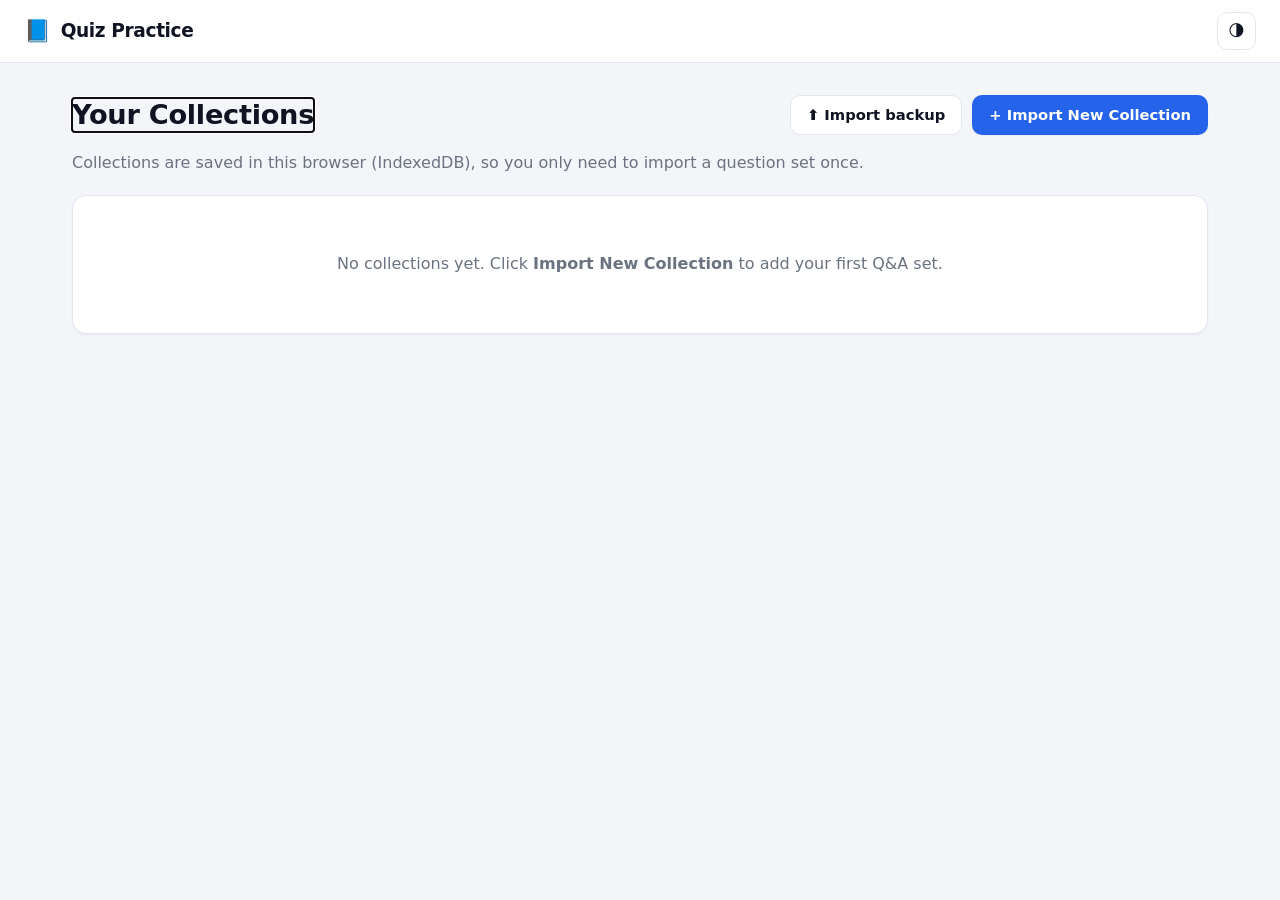
<file: index.html>
<!DOCTYPE html>
<html lang="en">
<head>
<meta charset="UTF-8" />
<meta name="viewport" content="width=device-width, initial-scale=1.0" />
<title>Quiz Practice</title>
<meta name="description" content="A lightweight, offline-first app for practicing Q&A question sets." />
<meta name="theme-color" content="#4f46e5" />
<link rel="manifest" href="manifest.webmanifest" />
<link rel="icon" href="data:image/svg+xml,%3Csvg xmlns='http://www.w3.org/2000/svg' viewBox='0 0 100 100'%3E%3Ctext y='.9em' font-size='90'%3E%F0%9F%93%98%3C/text%3E%3C/svg%3E" />
<link rel="stylesheet" href="css/styles.css" />
</head>
<body>
  <div id="toast" class="toast" hidden role="status" aria-live="polite"></div>

  <header class="app-header">
    <div class="brand">
      <span class="brand-icon" aria-hidden="true">📘</span>
      <span class="brand-name">Quiz Practice</span>
    </div>
    <div class="header-right">
      <div id="timer-chip" class="timer-chip" hidden></div>
      <div id="mode-badge" class="mode-badge" hidden></div>
      <button type="button" id="theme-toggle" class="btn btn-icon" title="Theme" aria-label="Switch theme">🌗</button>
    </div>
  </header>

  <main id="app">
    <!-- COLLECTIONS (HOME) SCREEN -->
    <section id="screen-collections" class="screen">
      <div class="section-row">
        <h1>Your Collections</h1>
        <div class="section-actions">
          <button type="button" id="btn-import-backup" class="btn btn-ghost">⬆ Import backup</button>
          <button type="button" id="btn-show-import" class="btn btn-primary">+ Import New Collection</button>
        </div>
      </div>
      <p class="muted">Collections are saved in this browser (IndexedDB), so you only need to import a question set once.</p>
      <input type="file" id="backup-input" accept=".json,application/json" hidden />

      <div id="collections-empty" class="card empty-state">
        <p>No collections yet. Click <strong>Import New Collection</strong> to add your first Q&amp;A set.</p>
      </div>
      <div id="collections-grid" class="collections-grid"></div>

      <!-- IMPORT PANEL -->
      <div id="import-panel" class="card import-panel" hidden>
        <div class="panel-head">
          <h2>Import a Q&amp;A collection</h2>
          <button type="button" id="btn-hide-import" class="btn btn-link">Close</button>
        </div>
        <p class="muted">Upload a JSON file in the supported quiz format (see README.md for the schema).</p>

        <div class="setup-row">
          <label class="file-drop" for="file-input">
            <span class="file-drop-icon" aria-hidden="true">📂</span>
            <span>Click to choose a JSON file</span>
            <input type="file" id="file-input" accept=".json,application/json" hidden />
          </label>
          <div class="sample-buttons">
            <button type="button" id="btn-load-sample" class="btn btn-ghost">Load bundled sample</button>
          </div>
        </div>

        <details class="paste-details">
          <summary>Or paste JSON text</summary>
          <textarea id="paste-area" rows="6" placeholder='[ { "question": "...", "options": { "a": "...", "b": "..." }, "answer": "a" } ]'></textarea>
          <button type="button" id="btn-load-paste" class="btn btn-ghost">Parse pasted JSON</button>
        </details>

        <p id="setup-status" class="status-text"></p>
        <p id="setup-error" class="error-text" hidden></p>
        <div id="setup-errors-list" class="error-list" hidden></div>

        <div class="config-form" id="config-form" hidden>
          <h3>Collection settings</h3>
          <div class="config-grid">
            <label class="field">
              <span>Collection name</span>
              <input type="text" id="cfg-name" maxlength="80" />
            </label>
            <label class="field">
              <span>Exam mode — number of questions</span>
              <input type="number" id="cfg-exam-limit" min="1" />
            </label>
            <label class="field">
              <span>Exam mode — time limit (minutes)</span>
              <input type="number" id="cfg-exam-time" min="1" />
            </label>
          </div>
          <p class="muted small">These exam settings are saved with the collection and reused every time you start Exam Mode.</p>
          <div class="config-actions">
            <button type="button" id="btn-save-collection" class="btn btn-primary">Save Collection</button>
            <button type="button" id="btn-cancel-import" class="btn btn-ghost">Cancel</button>
          </div>
        </div>
      </div>
    </section>

    <!-- LEARN-BY-TOPIC SCREEN -->
    <section id="screen-topics" class="screen" hidden>
      <div class="section-row">
        <button type="button" id="btn-topics-back" class="btn btn-link">← Back to collections</button>
        <h1 id="topics-title">Learn by Topic</h1>
      </div>
      <p class="muted">Pick a topic to focus your study session. Progress is saved automatically.</p>
      <div id="topics-grid" class="collections-grid"></div>
    </section>

    <!-- QUIZ SCREEN (paginated, 25 questions per page) -->
    <section id="screen-quiz" class="screen" hidden>
      <div class="quiz-toolbar">
        <button type="button" id="btn-exit" class="btn btn-link">← Exit</button>
        <div class="progress-wrap">
          <span id="progress-text" class="progress-text" aria-live="polite"></span>
          <div class="progress-bar" role="progressbar" aria-valuemin="0" aria-valuemax="100">
            <div id="progress-fill" class="progress-fill"></div>
          </div>
        </div>
        <div class="toolbar-actions">
          <button type="button" id="btn-toggle-navigator" class="btn btn-ghost" aria-expanded="false" aria-controls="quiz-sidebar">🧭 Navigate</button>
          <button type="button" id="btn-finish-exam" class="btn btn-danger" hidden>Submit Exam</button>
        </div>
      </div>

      <div class="quiz-filters">
        <label class="toolbar-field" id="topic-filter-wrap">
          <span>Topic</span>
          <select id="topic-filter">
            <option value="">All topics</option>
          </select>
        </label>
        <label class="toolbar-field" id="sort-wrap">
          <span>Sort</span>
          <select id="sort-select">
            <option value="number">Number</option>
            <option value="random">Random</option>
          </select>
        </label>
        <label class="toolbar-field">
          <span>Per page</span>
          <select id="page-size" aria-label="Questions per page">
            <option value="10">10</option>
            <option value="25" selected>25</option>
            <option value="50">50</option>
            <option value="100">100</option>
          </select>
        </label>
        <form class="toolbar-field search-field" id="search-form" role="search">
          <span>Find</span>
          <input type="search" id="search-input" placeholder="Search questions…" aria-label="Search questions" />
        </form>
      </div>

      <div class="quiz-layout">
        <div class="quiz-main">
          <div id="question-list" class="question-list"></div>
          <nav id="pagination" class="pagination" aria-label="Question pages"></nav>
        </div>

        <aside id="quiz-sidebar" class="quiz-sidebar" aria-label="Session summary and navigation">
          <div class="card sidebar-card">
            <h2 class="sidebar-title">Session</h2>
            <div class="sidebar-stats">
              <div class="sidebar-stat">
                <span class="sidebar-stat-label">Answered</span>
                <span id="sidebar-answered" class="sidebar-stat-value">0 / 0</span>
              </div>
              <div class="sidebar-stat">
                <span class="sidebar-stat-label">Flagged</span>
                <span id="sidebar-flagged" class="sidebar-stat-value">0</span>
              </div>
              <div class="sidebar-stat">
                <span class="sidebar-stat-label">Saved</span>
                <span id="sidebar-saved" class="sidebar-stat-value">0</span>
              </div>
            </div>
            <div class="progress-bar" role="progressbar" aria-valuemin="0" aria-valuemax="100">
              <div id="sidebar-fill" class="progress-fill"></div>
            </div>
          </div>

          <div class="card sidebar-card">
            <div class="sidebar-head">
              <h2 class="sidebar-title">Questions</h2>
              <div class="sidebar-toggles">
                <label class="flag-toggle" id="flag-filter-wrap" hidden>
                  <input type="checkbox" id="flag-filter" />
                  <span>Flagged</span>
                </label>
                <label class="flag-toggle">
                  <input type="checkbox" id="saved-filter" />
                  <span>Saved</span>
                </label>
              </div>
            </div>
            <div id="navigator-grid" class="navigator-grid"></div>
            <p class="navigator-legend muted small">
              <span class="legend-dot answered"></span> answered
              <span class="legend-dot flagged"></span> flagged
              <span class="legend-dot"></span> unanswered
            </p>
          </div>
        </aside>
      </div>
    </section>

    <!-- RESULTS SCREEN -->
    <section id="screen-results" class="screen" hidden>
      <div class="card results-summary" id="results-summary"></div>
      <div id="results-filter" class="results-filter" role="group" aria-label="Filter results"></div>
      <div id="results-list" class="results-list"></div>
      <div class="results-actions">
        <button type="button" id="btn-practice-wrong" class="btn btn-primary" hidden>🔁 Practice incorrect</button>
        <button type="button" id="btn-retake" class="btn btn-ghost">Retake</button>
        <button type="button" id="btn-back-topics" class="btn btn-ghost" hidden>Back to topics</button>
        <button type="button" id="btn-back-collections" class="btn btn-ghost">Back to collections</button>
      </div>
    </section>
  </main>

  <!-- EDIT SETTINGS MODAL -->
  <div id="edit-modal" class="modal" hidden>
    <div class="modal-card card" role="dialog" aria-modal="true" aria-labelledby="edit-modal-title">
      <h2 id="edit-modal-title">Edit collection settings</h2>
      <form id="edit-form">
        <label class="field">
          <span>Collection name</span>
          <input type="text" id="edit-name" maxlength="80" required />
        </label>
        <div class="config-grid">
          <label class="field">
            <span>Exam questions</span>
            <input type="number" id="edit-exam-limit" min="1" />
          </label>
          <label class="field">
            <span>Exam time (minutes)</span>
            <input type="number" id="edit-exam-time" min="1" />
          </label>
        </div>
        <div class="modal-actions">
          <button type="submit" class="btn btn-primary">Save</button>
          <button type="button" id="btn-cancel-edit" class="btn btn-ghost">Cancel</button>
        </div>
      </form>
    </div>
  </div>

  <script type="module" src="js/main.js"></script>
</body>
</html>
</file>
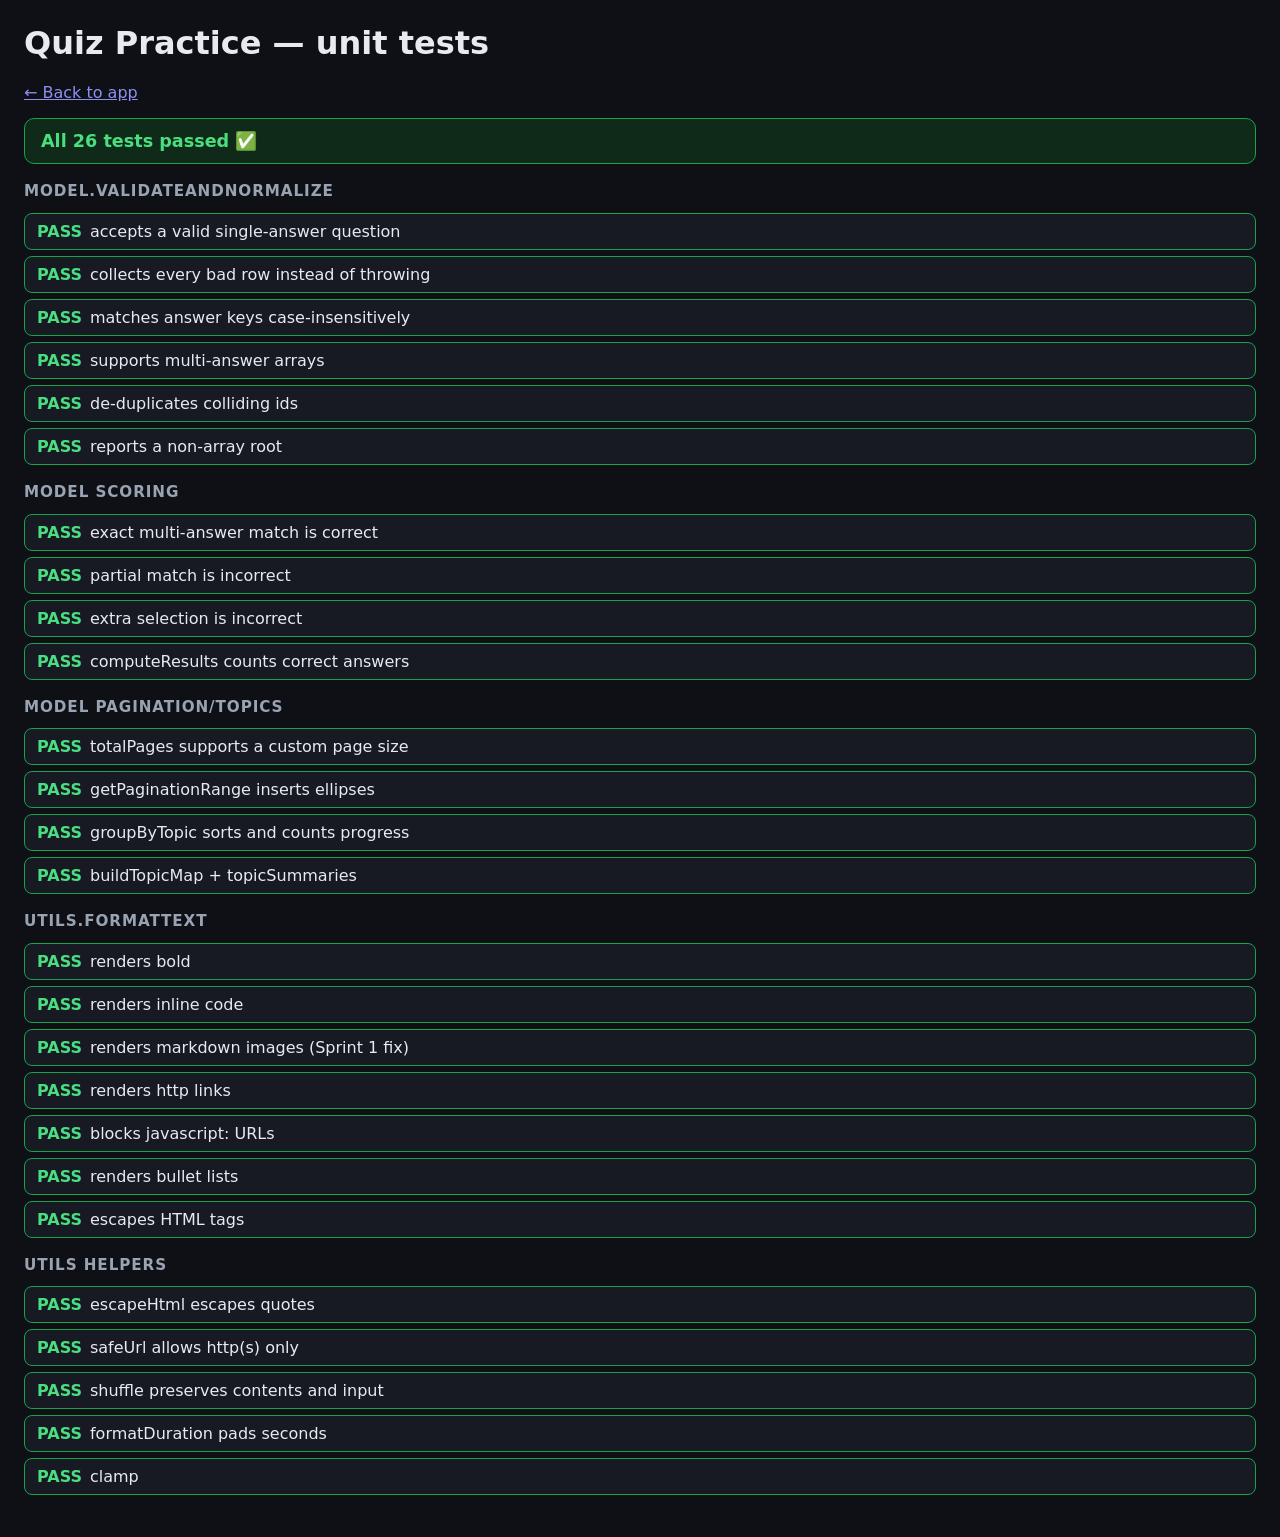
<file: tests/tests.html>
<!DOCTYPE html>
<html lang="en">
<head>
<meta charset="UTF-8" />
<meta name="viewport" content="width=device-width, initial-scale=1.0" />
<title>Quiz Practice — Unit tests</title>
<style>
  body { font-family: system-ui, "Segoe UI", sans-serif; margin: 0; padding: 24px; background: #0e1016; color: #e8eaf1; }
  h1 { margin-top: 0; }
  .suite { margin: 18px 0; }
  .suite h2 { font-size: 0.95rem; text-transform: uppercase; letter-spacing: 0.06em; color: #9aa3b2; }
  .case { padding: 8px 12px; border-radius: 8px; margin: 6px 0; border: 1px solid #2a2f3c; background: #171a23; }
  .pass { border-color: #16a34a; }
  .fail { border-color: #dc2626; background: #2a1417; }
  .badge { font-weight: 700; margin-right: 8px; }
  .pass .badge { color: #4ade80; }
  .fail .badge { color: #f87171; }
  pre { margin: 6px 0 0; color: #f87171; white-space: pre-wrap; font-size: 0.85rem; }
  #summary { font-size: 1.1rem; font-weight: 700; padding: 12px 16px; border-radius: 10px; margin-bottom: 10px; }
  .ok { background: #0f2a18; border: 1px solid #16a34a; color: #4ade80; }
  .bad { background: #2a1417; border: 1px solid #dc2626; color: #f87171; }
  a { color: #8f8ff2; }
</style>
</head>
<body>
  <h1>Quiz Practice — unit tests</h1>
  <p><a href="../index.html">← Back to app</a></p>
  <div id="summary"></div>
  <div id="results"></div>

  <script type="module">
    import {
      validateAndNormalize,
      isCorrectSelection,
      computeResults,
      getPaginationRange,
      totalPages,
      groupByTopic,
      buildTopicMap,
      topicSummaries,
    } from "../js/model.js";
    import { formatText, escapeHtml, safeUrl, shuffle, formatDuration, clamp } from "../js/utils.js";

    const resultsEl = document.getElementById("results");
    const summaryEl = document.getElementById("summary");
    let passed = 0;
    let failed = 0;

    function suite(name) {
      const section = document.createElement("section");
      section.className = "suite";
      section.innerHTML = `<h2>${name}</h2>`;
      resultsEl.appendChild(section);
      return section;
    }

    function test(parent, name, fn) {
      const node = document.createElement("div");
      try {
        fn();
        passed += 1;
        node.className = "case pass";
        node.innerHTML = `<span class="badge">PASS</span>${name}`;
      } catch (err) {
        failed += 1;
        node.className = "case fail";
        node.innerHTML = `<span class="badge">FAIL</span>${name}<pre>${err.message}</pre>`;
      }
      parent.appendChild(node);
    }

    function eq(actual, expected, label = "") {
      const a = JSON.stringify(actual);
      const b = JSON.stringify(expected);
      if (a !== b) throw new Error(`${label} expected ${b}, got ${a}`);
    }
    function ok(value, label = "value") {
      if (!value) throw new Error(`${label} was falsy`);
    }

    // ---------------------------------------------------------------------
    const s1 = suite("model.validateAndNormalize");
    test(s1, "accepts a valid single-answer question", () => {
      const { questions, errors } = validateAndNormalize([
        { question: "Q?", options: { a: "A", b: "B" }, answer: "a", topic: "T", explanation: "E", id: 7 },
      ]);
      eq(errors.length, 0);
      eq(questions.length, 1);
      eq(questions[0].id, "7");
      eq(questions[0].isMulti, false);
      eq(questions[0].correctKeys, ["a"]);
      eq(questions[0].topic, "T");
    });
    test(s1, "collects every bad row instead of throwing", () => {
      const { questions, errors } = validateAndNormalize([
        { question: "ok", options: { a: 1, b: 2 }, answer: "a" },
        { question: "", options: { a: 1, b: 2 }, answer: "a" },
        { question: "no options" },
      ]);
      eq(questions.length, 1);
      eq(errors.length, 2);
    });
    test(s1, "matches answer keys case-insensitively", () => {
      const { questions } = validateAndNormalize([{ question: "q", options: { A: "x", B: "y" }, answer: "a" }]);
      eq(questions[0].correctKeys, ["A"]);
    });
    test(s1, "supports multi-answer arrays", () => {
      const { questions } = validateAndNormalize([
        { question: "q", options: { a: 1, b: 2, c: 3 }, answer: ["a", "c"] },
      ]);
      eq(questions[0].isMulti, true);
      eq(questions[0].correctKeys, ["a", "c"]);
    });
    test(s1, "de-duplicates colliding ids", () => {
      const { questions } = validateAndNormalize([
        { question: "q1", options: { a: 1, b: 2 }, answer: "a", id: 5 },
        { question: "q2", options: { a: 1, b: 2 }, answer: "a", id: 5 },
      ]);
      eq(questions[0].id === questions[1].id, false);
    });
    test(s1, "reports a non-array root", () => {
      const { errors } = validateAndNormalize({ nope: true });
      eq(errors.length, 1);
    });

    const s2 = suite("model scoring");
    const multiQ = { correctKeys: ["a", "c"], isMulti: true };
    test(s2, "exact multi-answer match is correct", () => ok(isCorrectSelection(multiQ, new Set(["a", "c"]))));
    test(s2, "partial match is incorrect", () => ok(!isCorrectSelection(multiQ, new Set(["a"]))));
    test(s2, "extra selection is incorrect", () => ok(!isCorrectSelection(multiQ, new Set(["a", "c", "d"]))));
    test(s2, "computeResults counts correct answers", () => {
      const r = computeResults([multiQ, multiQ], [new Set(["a", "c"]), new Set(["b"])]);
      eq(r.correctCount, 1);
      eq(r.total, 2);
      eq(r.details[1].isCorrect, false);
    });

    const s3 = suite("model pagination/topics");
    test(s3, "totalPages supports a custom page size", () => {
      eq(totalPages(0), 1);
      eq(totalPages(25), 1);
      eq(totalPages(26), 2);
      eq(totalPages(26, 10), 3);
    });
    test(s3, "getPaginationRange inserts ellipses", () => {
      eq(getPaginationRange(1, 10), [1, 2, 3, "...", 10]);
      eq(getPaginationRange(5, 5), [1, 2, 3, 4, 5]);
    });
    test(s3, "groupByTopic sorts and counts progress", () => {
      const groups = groupByTopic(
        [{ topic: "B", id: 1 }, { topic: "A", id: 2 }, { topic: "A", id: 3 }],
        { 3: true }
      );
      eq(groups[0].topic, "A");
      eq(groups[0].total, 2);
      eq(groups[0].done, 1);
    });
    test(s3, "buildTopicMap + topicSummaries", () => {
      const map = buildTopicMap([{ id: "1", topic: "A" }, { id: "2", topic: "B" }, { id: "3", topic: "A" }]);
      eq(map["1"], "A");
      const sums = topicSummaries(map, { 1: true, 3: true });
      eq(sums.length, 2);
      eq(sums[0].topic, "A");
      eq(sums[0].total, 2);
      eq(sums[0].done, 2);
      eq(sums[0].pct, 100);
      eq(sums[1].topic, "B");
      eq(sums[1].pct, 0);
    });

    const s4 = suite("utils.formatText");
    test(s4, "renders bold", () => ok(formatText("**hi**").includes("<strong>hi</strong>")));
    test(s4, "renders inline code", () => ok(formatText("use `code`").includes("<code>code</code>")));
    test(s4, "renders markdown images (Sprint 1 fix)", () =>
      ok(formatText("![alt](https://x.io/a.png)").includes("<img")));
    test(s4, "renders http links", () =>
      ok(formatText("[site](https://example.com)").includes('href="https://example.com"')));
    test(s4, "blocks javascript: URLs", () => ok(!formatText("[x](javascript:alert(1))").includes("javascript:")));
    test(s4, "renders bullet lists", () => ok(formatText("- one\n- two").includes("<ul><li>one</li><li>two</li></ul>")));
    test(s4, "escapes HTML tags", () => ok(formatText("<b>x</b>").includes("&lt;b&gt;x&lt;/b&gt;")));

    const s5 = suite("utils helpers");
    test(s5, "escapeHtml escapes quotes", () => eq(escapeHtml("\"'&<>"), "&quot;&#39;&amp;&lt;&gt;"));
    test(s5, "safeUrl allows http(s) only", () => {
      eq(safeUrl("https://a.io/b.png"), "https://a.io/b.png");
      eq(safeUrl("javascript:alert(1)"), "");
      eq(safeUrl("data:text/html,x"), "");
    });
    test(s5, "shuffle preserves contents and input", () => {
      const arr = [1, 2, 3, 4, 5];
      const out = shuffle(arr);
      eq(out.length, arr.length);
      eq(out.slice().sort(), arr.slice().sort());
      eq(arr, [1, 2, 3, 4, 5]);
    });
    test(s5, "formatDuration pads seconds", () => {
      eq(formatDuration(65000), "1:05");
      eq(formatDuration(3600000), "1:00:00");
    });
    test(s5, "clamp", () => {
      eq(clamp(9, 0, 5), 5);
      eq(clamp(-2, 0, 5), 0);
    });

    summaryEl.className = failed ? "bad" : "ok";
    summaryEl.textContent = failed ? `${failed} failed · ${passed} passed` : `All ${passed} tests passed ✅`;
  </script>
</body>
</html>
</file>
<file: css/styles.css>
/* =========================================================================
   Quiz Practice — UI refresh (design language inspired by ExamCademy:
   clean light surface, blue accent, question cards with chips + sidebar
   navigation, sticky toolbar). Light + dark themes.
   ========================================================================= */

:root {
  --bg: #f3f5f9;
  --surface: #ffffff;
  --surface-2: #f7f8fb;
  --surface-3: #eef1f7;
  --border: #e3e7ef;
  --border-strong: #cfd6e4;
  --text: #101322;
  --muted: #6b7280;

  --brand: #2563eb;
  --brand-strong: #1d4ed8;
  --brand-soft: rgba(37, 99, 235, 0.09);

  --ok: #16a34a;
  --ok-soft: rgba(22, 163, 74, 0.1);
  --bad: #dc2626;
  --bad-soft: rgba(220, 38, 38, 0.1);
  --warn: #d97706;
  --warn-soft: rgba(217, 119, 6, 0.12);

  --radius: 14px;
  --radius-sm: 10px;
  --shadow-sm: 0 1px 2px rgba(16, 24, 40, 0.05);
  --shadow: 0 1px 2px rgba(16, 24, 40, 0.05), 0 14px 30px -20px rgba(16, 24, 40, 0.35);
  --focus: 0 0 0 3px var(--brand-soft);

  font-family: "Inter", "Segoe UI", system-ui, -apple-system, Roboto, Helvetica, Arial, sans-serif;
  font-size: 16px;
  color-scheme: light;
}

:root[data-theme="dark"] {
  --bg: #0b0e14;
  --surface: #141822;
  --surface-2: #1a1f2b;
  --surface-3: #212734;
  --border: #26303e;
  --border-strong: #3a4759;
  --text: #e8ebf2;
  --muted: #98a2b3;

  --brand: #5b8cff;
  --brand-strong: #7ba3ff;
  --brand-soft: rgba(91, 140, 255, 0.16);

  --ok: #4ade80;
  --ok-soft: rgba(74, 222, 128, 0.14);
  --bad: #f87171;
  --bad-soft: rgba(248, 113, 113, 0.14);
  --warn: #fbbf24;
  --warn-soft: rgba(251, 191, 36, 0.14);

  --shadow-sm: 0 1px 2px rgba(0, 0, 0, 0.5);
  --shadow: 0 1px 2px rgba(0, 0, 0, 0.5), 0 18px 40px -24px rgba(0, 0, 0, 0.9);
  color-scheme: dark;
}

@media (prefers-color-scheme: dark) {
  :root:not([data-theme="light"]) {
    --bg: #0b0e14;
    --surface: #141822;
    --surface-2: #1a1f2b;
    --surface-3: #212734;
    --border: #26303e;
    --text: #e8ebf2;
    --muted: #98a2b3;
    --brand: #5b8cff;
    --brand-strong: #7ba3ff;
    --brand-soft: rgba(91, 140, 255, 0.16);
    --ok: #4ade80;
    --ok-soft: rgba(74, 222, 128, 0.14);
    --bad: #f87171;
    --bad-soft: rgba(248, 113, 113, 0.14);
    --warn: #fbbf24;
    --warn-soft: rgba(251, 191, 36, 0.14);
    --shadow-sm: 0 1px 2px rgba(0, 0, 0, 0.5);
    --shadow: 0 1px 2px rgba(0, 0, 0, 0.5), 0 18px 40px -24px rgba(0, 0, 0, 0.9);
    color-scheme: dark;
  }
}

* { box-sizing: border-box; }
[hidden] { display: none !important; }

html { scroll-behavior: smooth; }

body {
  margin: 0;
  min-height: 100vh;
  background: var(--bg);
  color: var(--text);
  line-height: 1.55;
  -webkit-font-smoothing: antialiased;
}

#app {
  max-width: 1180px;
  margin: 0 auto;
  padding: 26px 22px 80px;
}

h1, h2, h3, h4 { line-height: 1.25; letter-spacing: -0.01em; }
.muted { color: var(--muted); }
.muted.small { font-size: 0.84rem; }
.screen { animation: screenIn 0.25s ease; }
@keyframes screenIn { from { opacity: 0; transform: translateY(4px); } to { opacity: 1; transform: none; } }

/* ---------- App header ---------- */
.app-header {
  position: sticky;
  top: 0;
  z-index: 40;
  display: flex;
  align-items: center;
  justify-content: space-between;
  gap: 16px;
  padding: 12px 24px;
  background: color-mix(in srgb, var(--surface) 86%, transparent);
  backdrop-filter: blur(12px);
  border-bottom: 1px solid var(--border);
}
.brand { display: flex; align-items: center; gap: 10px; font-size: 1.16rem; font-weight: 800; letter-spacing: -0.02em; }
.brand-icon { font-size: 1.35rem; }
.header-right { display: flex; align-items: center; gap: 10px; flex-wrap: wrap; }

.mode-badge {
  padding: 6px 13px;
  border-radius: 999px;
  font-size: 0.72rem;
  font-weight: 800;
  letter-spacing: 0.05em;
  text-transform: uppercase;
}
.mode-badge.study { background: var(--brand-soft); color: var(--brand); }
.mode-badge.exam { background: var(--warn-soft); color: var(--warn); }
.mode-badge.learn { background: var(--ok-soft); color: var(--ok); }

.timer-chip {
  padding: 6px 13px;
  border-radius: 999px;
  font-size: 0.85rem;
  font-weight: 700;
  font-variant-numeric: tabular-nums;
  background: var(--surface-2);
  border: 1px solid var(--border);
}
.timer-chip.mid-time { background: var(--warn-soft); border-color: var(--warn); color: var(--warn); }
.timer-chip.low-time { background: var(--bad-soft); border-color: var(--bad); color: var(--bad); }

/* ---------- Section rows ---------- */
.section-row {
  display: flex;
  align-items: center;
  justify-content: space-between;
  gap: 16px;
  flex-wrap: wrap;
  margin: 6px 0 4px;
}
.section-row h1 { margin: 0; font-size: 1.7rem; font-weight: 800; }
.section-actions { display: flex; gap: 10px; flex-wrap: wrap; }

/* ---------- Buttons ---------- */
.btn {
  display: inline-flex;
  align-items: center;
  justify-content: center;
  gap: 7px;
  border: 1px solid transparent;
  border-radius: var(--radius-sm);
  padding: 10px 16px;
  font-family: inherit;
  font-size: 0.92rem;
  font-weight: 600;
  line-height: 1.2;
  cursor: pointer;
  transition: background 0.15s, border-color 0.15s, color 0.15s, transform 0.06s, box-shadow 0.15s;
}
.btn:active:not(:disabled) { transform: translateY(1px); }
.btn:focus-visible { outline: none; box-shadow: var(--focus); }
.btn:disabled { opacity: 0.45; cursor: not-allowed; }

.btn-primary { background: var(--brand); color: #fff; box-shadow: var(--shadow-sm); }
.btn-primary:hover:not(:disabled) { background: var(--brand-strong); }

.btn-ghost { background: var(--surface); border-color: var(--border); color: var(--text); }
.btn-ghost:hover:not(:disabled) { border-color: var(--brand); color: var(--brand); background: var(--brand-soft); }

.btn-danger { background: var(--bad); color: #fff; }
.btn-danger:hover:not(:disabled) { filter: brightness(0.93); }

.btn-link { background: none; border: none; color: var(--muted); padding: 6px 4px; font-weight: 600; }
.btn-link:hover { color: var(--brand); }

.btn-icon {
  min-width: 38px;
  height: 38px;
  padding: 0 10px;
  background: var(--surface);
  border-color: var(--border);
  color: var(--text);
  font-size: 1rem;
}
.btn-icon:hover:not(:disabled) { border-color: var(--brand); color: var(--brand); }
.btn-icon-danger:hover:not(:disabled) { border-color: var(--bad); color: var(--bad); background: var(--bad-soft); }

.btn-flag {
  background: var(--surface);
  border-color: var(--border);
  color: var(--muted);
  padding: 5px 11px;
  font-size: 0.79rem;
  border-radius: 999px;
}
.btn-flag:hover:not(:disabled) { border-color: var(--warn); color: var(--warn); }
.btn-flag.active { background: var(--warn-soft); border-color: var(--warn); color: var(--warn); }

/* ---------- Chips & badges ---------- */
.pill {
  display: inline-flex;
  align-items: center;
  gap: 5px;
  padding: 3px 11px;
  border-radius: 999px;
  font-size: 0.76rem;
  font-weight: 700;
  background: var(--brand-soft);
  color: var(--brand);
  white-space: nowrap;
}
.pill-soft { background: var(--surface-3); color: var(--muted); }

.topic-badge, .done-badge, .flag-badge, .verified-badge {
  display: inline-flex;
  align-items: center;
  gap: 4px;
  padding: 3px 10px;
  border-radius: 999px;
  font-size: 0.72rem;
  font-weight: 700;
  white-space: nowrap;
}
.topic-badge { background: var(--surface-3); color: var(--muted); }
.done-badge { background: var(--ok-soft); color: var(--ok); }
.flag-badge { background: var(--warn-soft); color: var(--warn); }
.verified-badge { background: var(--brand-soft); color: var(--brand); }

/* ---------- Cards ---------- */
.card {
  background: var(--surface);
  border: 1px solid var(--border);
  border-radius: var(--radius);
  box-shadow: var(--shadow-sm);
  padding: 22px;
}

/* ---------- Progress bar ---------- */
.progress-bar { height: 8px; background: var(--surface-3); border-radius: 999px; overflow: hidden; }
.progress-fill {
  height: 100%;
  width: 0%;
  border-radius: 999px;
  background: linear-gradient(90deg, var(--brand), var(--brand-strong));
  transition: width 0.35s ease;
}

.empty-state { text-align: center; color: var(--muted); margin-top: 20px; padding: 40px 22px; }

/* ---------- Collections grid ---------- */
.collections-grid {
  display: grid;
  grid-template-columns: repeat(auto-fill, minmax(290px, 1fr));
  gap: 16px;
  margin: 20px 0;
}
.collection-card {
  display: flex;
  flex-direction: column;
  gap: 12px;
  padding: 20px;
  transition: transform 0.15s, box-shadow 0.15s, border-color 0.15s;
}
.collection-card:hover {
  transform: translateY(-3px);
  border-color: color-mix(in srgb, var(--brand) 45%, var(--border));
  box-shadow: var(--shadow);
}
.collection-card-head { display: flex; align-items: flex-start; justify-content: space-between; gap: 10px; }
.collection-card-head h3 { margin: 0; font-size: 1.06rem; font-weight: 700; }
.collection-meta { display: flex; flex-wrap: wrap; gap: 6px; }
.collection-card-actions { display: flex; flex-wrap: wrap; gap: 8px; margin-top: auto; }
.collection-card-actions .btn { flex: 1 1 auto; }
.collection-card-tools { display: flex; gap: 8px; justify-content: flex-end; }
.collection-progress-bar { margin-top: 2px; }

.topic-card { cursor: default; }

/* ---------- Import panel ---------- */
.import-panel { margin-top: 20px; }
.panel-head { display: flex; align-items: center; justify-content: space-between; gap: 12px; }
.panel-head h2 { margin: 0; font-size: 1.25rem; font-weight: 700; }

.setup-row { display: flex; gap: 16px; flex-wrap: wrap; align-items: stretch; margin: 20px 0; }
.sample-buttons { display: flex; flex-direction: column; gap: 10px; justify-content: center; }
.sample-buttons .btn { width: 100%; }

.file-drop {
  flex: 1 1 260px;
  border: 2px dashed var(--border-strong);
  border-radius: var(--radius);
  padding: 26px;
  display: flex;
  flex-direction: column;
  align-items: center;
  justify-content: center;
  gap: 8px;
  cursor: pointer;
  text-align: center;
  color: var(--muted);
  transition: border-color 0.2s, background 0.2s, color 0.2s;
}
.file-drop:hover { border-color: var(--brand); background: var(--brand-soft); color: var(--brand); }
.file-drop-icon { font-size: 1.9rem; }

.paste-details { margin: 10px 0 6px; color: var(--muted); }
.paste-details summary { cursor: pointer; font-weight: 600; color: var(--text); margin-bottom: 10px; }
#paste-area {
  width: 100%;
  background: var(--surface-2);
  color: var(--text);
  border: 1px solid var(--border);
  border-radius: var(--radius-sm);
  padding: 12px;
  font-family: "Cascadia Code", Consolas, monospace;
  font-size: 0.85rem;
  resize: vertical;
  margin-bottom: 10px;
}
#paste-area:focus { outline: none; border-color: var(--brand); box-shadow: var(--focus); }

.status-text { color: var(--ok); font-weight: 600; min-height: 1.2em; }
.error-text {
  color: var(--bad);
  background: var(--bad-soft);
  border: 1px solid color-mix(in srgb, var(--bad) 55%, transparent);
  border-radius: var(--radius-sm);
  padding: 10px 14px;
  white-space: pre-wrap;
}
.error-list { margin-top: 10px; color: var(--muted); }
.error-list summary { cursor: pointer; font-weight: 600; color: var(--bad); }
.error-list ul { margin: 10px 0 0; padding-left: 20px; }
.error-list li { margin-bottom: 4px; font-size: 0.85rem; }

/* ---------- Config form ---------- */
.config-form { margin-top: 16px; padding-top: 16px; border-top: 1px solid var(--border); }
.config-form h3 { margin: 0 0 12px; font-size: 1.02rem; }
.config-grid { display: grid; grid-template-columns: repeat(auto-fit, minmax(190px, 1fr)); gap: 14px; }
.field { display: flex; flex-direction: column; gap: 6px; font-size: 0.84rem; font-weight: 600; color: var(--muted); }
.field input {
  font: inherit;
  font-weight: 500;
  color: var(--text);
  padding: 10px 12px;
  border: 1px solid var(--border);
  border-radius: var(--radius-sm);
  background: var(--surface-2);
}
.field input:focus { outline: none; border-color: var(--brand); box-shadow: var(--focus); background: var(--surface); }
.config-actions { display: flex; gap: 10px; margin-top: 16px; }

/* ---------- Modal ---------- */
.modal {
  position: fixed;
  inset: 0;
  z-index: 100;
  display: flex;
  align-items: center;
  justify-content: center;
  padding: 20px;
  background: rgba(9, 12, 20, 0.55);
  backdrop-filter: blur(3px);
}
.modal-card { width: 100%; max-width: 460px; box-shadow: var(--shadow); }
.modal-card h2 { margin: 0 0 16px; font-size: 1.18rem; }
.modal-card form { display: flex; flex-direction: column; gap: 14px; }
.modal-actions { display: flex; gap: 10px; justify-content: flex-end; margin-top: 4px; }

/* ---------- Quiz toolbar ---------- */
.quiz-toolbar {
  display: flex;
  align-items: center;
  gap: 16px;
  margin: 4px 0 18px;
  padding: 12px 16px;
  background: var(--surface);
  border: 1px solid var(--border);
  border-radius: var(--radius);
  box-shadow: var(--shadow-sm);
  flex-wrap: wrap;
}
.progress-wrap { flex: 1; min-width: 220px; }
.progress-text { display: block; font-size: 0.83rem; color: var(--muted); margin-bottom: 6px; }
.toolbar-actions { display: flex; gap: 10px; flex-wrap: wrap; }

/* ---------- Quiz layout (main + sidebar) ---------- */
.quiz-layout {
  display: grid;
  grid-template-columns: minmax(0, 1fr) 300px;
  gap: 24px;
  align-items: start;
}
.quiz-main { min-width: 0; }

.quiz-sidebar {
  position: sticky;
  top: 84px;
  display: flex;
  flex-direction: column;
  gap: 16px;
}
.sidebar-card { padding: 18px; }
.sidebar-title { margin: 0; font-size: 0.78rem; font-weight: 800; text-transform: uppercase; letter-spacing: 0.06em; color: var(--muted); }
.sidebar-head { display: flex; align-items: center; justify-content: space-between; gap: 10px; margin-bottom: 14px; flex-wrap: wrap; }
.sidebar-card .sidebar-title:first-child { margin-bottom: 14px; }
.sidebar-head .sidebar-title { margin-bottom: 0; }

.sidebar-stats { display: flex; gap: 18px; margin-bottom: 14px; }
.sidebar-stat { display: flex; flex-direction: column; gap: 2px; }
.sidebar-stat-label { font-size: 0.76rem; color: var(--muted); }
.sidebar-stat-value { font-size: 1.15rem; font-weight: 800; font-variant-numeric: tabular-nums; }

.flag-toggle { display: inline-flex; align-items: center; gap: 6px; font-size: 0.78rem; color: var(--muted); cursor: pointer; }
.flag-toggle input { width: 15px; height: 15px; accent-color: var(--brand); }

.navigator-grid { display: flex; flex-wrap: wrap; gap: 7px; }
.nav-chip {
  min-width: 36px;
  height: 34px;
  padding: 0 8px;
  border-radius: 9px;
  border: 1px solid var(--border);
  background: var(--surface);
  color: var(--text);
  font-family: inherit;
  font-weight: 700;
  font-size: 0.8rem;
  cursor: pointer;
  transition: border-color 0.15s, background 0.15s, color 0.15s;
}
.nav-chip:hover { border-color: var(--brand); color: var(--brand); }
.nav-chip.answered { background: var(--ok-soft); border-color: color-mix(in srgb, var(--ok) 55%, transparent); color: var(--ok); }
.nav-chip.flagged { background: var(--warn-soft); border-color: color-mix(in srgb, var(--warn) 55%, transparent); color: var(--warn); }
.nav-chip.current { box-shadow: 0 0 0 2px var(--brand) inset; }

.navigator-legend { margin: 14px 0 0; display: flex; align-items: center; gap: 6px; flex-wrap: wrap; }
.legend-dot {
  display: inline-block;
  width: 11px;
  height: 11px;
  border-radius: 4px;
  border: 1px solid var(--border);
  background: var(--surface);
}
.legend-dot.answered { background: var(--ok-soft); border-color: var(--ok); }
.legend-dot.flagged { background: var(--warn-soft); border-color: var(--warn); }

/* ---------- Question block ---------- */
.question-list { display: flex; flex-direction: column; gap: 16px; }
.question-block {
  padding: 22px;
  transition: border-color 0.15s, box-shadow 0.15s;
}
.question-block:hover { border-color: color-mix(in srgb, var(--brand) 30%, var(--border)); box-shadow: var(--shadow); }
.question-block-header {
  display: flex;
  align-items: center;
  justify-content: space-between;
  gap: 10px;
  margin-bottom: 14px;
  padding-bottom: 14px;
  border-bottom: 1px solid var(--border);
  flex-wrap: wrap;
}
.question-number {
  display: inline-flex;
  align-items: center;
  gap: 8px;
  font-size: 0.86rem;
  font-weight: 800;
  color: var(--brand);
  text-transform: uppercase;
  letter-spacing: 0.04em;
}
.question-id-badge { font-weight: 600; color: var(--muted); font-size: 0.76rem; text-transform: none; letter-spacing: 0; }
.question-header-right { display: flex; align-items: center; gap: 8px; flex-wrap: wrap; }

.question-text { font-size: 1.06rem; line-height: 1.65; margin-bottom: 18px; }
.question-text p { margin: 0 0 12px; }
.question-text p:last-child { margin-bottom: 0; }
.question-text ul { margin: 0 0 12px; padding-left: 22px; }
.question-text li { margin-bottom: 5px; }
.question-text strong { font-weight: 700; }
.question-text code {
  background: var(--surface-3);
  padding: 2px 7px;
  border-radius: 6px;
  font-size: 0.88em;
  font-family: "Cascadia Code", Consolas, monospace;
}

.md-image { max-width: 100%; height: auto; border-radius: var(--radius-sm); border: 1px solid var(--border); margin: 10px 0; display: block; }
.md-link { color: var(--brand); }

/* ---------- Options ---------- */
.options-list { display: flex; flex-direction: column; gap: 10px; }
.option {
  display: flex;
  align-items: flex-start;
  gap: 12px;
  background: var(--surface-2);
  border: 1px solid var(--border);
  border-radius: var(--radius-sm);
  padding: 13px 15px;
  cursor: pointer;
  transition: border-color 0.15s, background 0.15s;
}
.option:hover { border-color: var(--brand); background: var(--surface); }
.option-static { cursor: default; }
.option-static:hover { border-color: var(--border); background: var(--surface-2); }
.option input { margin-top: 2px; accent-color: var(--brand); width: 18px; height: 18px; flex-shrink: 0; }
.option-marker { font-size: 1.05rem; line-height: 1.4; }

.option-key {
  display: inline-flex;
  align-items: center;
  justify-content: center;
  min-width: 26px;
  height: 26px;
  border-radius: 50%;
  background: var(--surface-3);
  font-weight: 800;
  font-size: 0.78rem;
  color: var(--muted);
  margin-right: 10px;
  flex-shrink: 0;
}
.option-text { flex: 1; min-width: 0; }
.option-text p { margin: 0 0 8px; }
.option-text p:last-child { margin-bottom: 0; }

.option.correct { border-color: var(--ok); background: var(--ok-soft); }
.option.correct .option-key { background: var(--ok); color: #fff; }
.option.incorrect { border-color: var(--bad); background: var(--bad-soft); }
.option.incorrect .option-key { background: var(--bad); color: #fff; }
/* Selected (pre-reveal) state — guarded so it never overrides correct/incorrect. */
.option:not(.correct):not(.incorrect):has(input:checked) { border-color: var(--brand); background: var(--surface); }
.option:not(.correct):not(.incorrect):has(input:checked) .option-key { background: var(--brand); color: #fff; }

.question-actions { margin-top: 18px; }

/* ---------- Explanation ---------- */
.explanation {
  margin-top: 18px;
  padding: 16px;
  border-radius: var(--radius-sm);
  background: var(--brand-soft);
  border: 1px solid color-mix(in srgb, var(--brand) 40%, transparent);
}
.explanation h4 {
  margin: 0 0 8px;
  font-size: 0.78rem;
  text-transform: uppercase;
  letter-spacing: 0.06em;
  color: var(--brand);
}
.explanation p { margin: 0 0 8px; }
.explanation p:last-child { margin-bottom: 0; }
.explanation ul { margin: 0; padding-left: 20px; }

/* ---------- Pagination ---------- */
.pagination { display: flex; flex-wrap: wrap; align-items: center; justify-content: center; gap: 6px; margin-top: 24px; }
.page-btn {
  min-width: 38px;
  height: 38px;
  padding: 0 10px;
  border-radius: 9px;
  border: 1px solid var(--border);
  background: var(--surface);
  color: var(--text);
  font-family: inherit;
  font-weight: 700;
  font-size: 0.85rem;
  cursor: pointer;
  transition: border-color 0.15s, color 0.15s, background 0.15s;
}
.page-btn:hover:not(:disabled) { border-color: var(--brand); color: var(--brand); }
.page-btn:disabled { opacity: 0.4; cursor: not-allowed; }
.page-btn.current { background: var(--brand); border-color: var(--brand); color: #fff; }
.page-btn.done { border-color: color-mix(in srgb, var(--ok) 55%, transparent); background: var(--ok-soft); color: var(--ok); }
.page-btn.current.done { background: var(--ok); border-color: var(--ok); color: #fff; }
.page-ellipsis { padding: 0 6px; color: var(--muted); }

/* ---------- Results ---------- */
.results-summary { text-align: center; margin-bottom: 18px; padding: 30px 22px; }
.results-summary h1 { margin: 0 0 10px; font-size: 1.55rem; font-weight: 800; }
.results-summary .score-big { font-size: 3.2rem; font-weight: 800; letter-spacing: -0.03em; line-height: 1.1; }
.results-summary .score-big.pass { color: var(--ok); }
.results-summary .score-big.fail { color: var(--bad); }

.results-filter { display: flex; gap: 8px; flex-wrap: wrap; justify-content: center; margin-bottom: 18px; }
.filter-btn {
  padding: 8px 15px;
  border-radius: 999px;
  border: 1px solid var(--border);
  background: var(--surface);
  color: var(--muted);
  font-family: inherit;
  font-weight: 700;
  font-size: 0.83rem;
  cursor: pointer;
  transition: border-color 0.15s, color 0.15s, background 0.15s;
}
.filter-btn:hover { border-color: var(--brand); color: var(--brand); }
.filter-btn.active { background: var(--brand); border-color: var(--brand); color: #fff; }

.results-list { display: flex; flex-direction: column; gap: 14px; }
.result-item { padding: 20px; }
.result-item-header { display: flex; justify-content: space-between; align-items: center; gap: 10px; margin-bottom: 12px; flex-wrap: wrap; }
.result-item-title { display: flex; align-items: center; gap: 8px; flex-wrap: wrap; }
.result-tag { font-weight: 800; font-size: 0.78rem; padding: 4px 12px; border-radius: 999px; }
.result-tag.correct { color: var(--ok); background: var(--ok-soft); }
.result-tag.incorrect { color: var(--bad); background: var(--bad-soft); }
.empty-filter { text-align: center; padding: 24px; }
.results-actions { display: flex; justify-content: center; gap: 12px; margin-top: 24px; flex-wrap: wrap; }

/* ---------- Toast ---------- */
.toast {
  position: fixed;
  bottom: 24px;
  left: 50%;
  transform: translateX(-50%);
  max-width: min(90vw, 480px);
  padding: 12px 20px;
  border-radius: var(--radius-sm);
  box-shadow: var(--shadow);
  z-index: 999;
  font-weight: 600;
  background: #111827;
  color: #f9fafb;
  animation: screenIn 0.2s ease;
}
.toast[data-type="error"] { background: var(--bad); color: #fff; }
.toast[data-type="success"] { background: var(--ok); color: #fff; }

/* ---------- Responsive ---------- */
@media (min-width: 1081px) {
  #btn-toggle-navigator { display: none; }
}

@media (max-width: 1080px) {
  .quiz-layout { grid-template-columns: 1fr; }
  .quiz-sidebar { position: static; display: none; }
  .quiz-sidebar.sidebar-open { display: flex; }
}

@media (max-width: 640px) {
  #app { padding: 18px 14px 60px; }
  .app-header { padding: 12px 14px; }
  .card, .question-block { padding: 16px; }
  .section-row h1 { font-size: 1.35rem; }
  .results-summary .score-big { font-size: 2.4rem; }
  .quiz-toolbar { padding: 12px; }
  .toolbar-actions { width: 100%; }
  .toolbar-actions .btn { flex: 1; }
  .question-text { font-size: 1rem; }
}

@media (prefers-reduced-motion: reduce) {
  * { transition: none !important; animation: none !important; }
  html { scroll-behavior: auto; }
}

/* ---------- Question action buttons (save / notes / copy / flag) ---------- */
.q-actions { display: inline-flex; align-items: center; gap: 6px; }
.btn-sm {
  min-width: 34px;
  height: 34px;
  padding: 0 8px;
  border-radius: 9px;
  font-size: 0.95rem;
  line-height: 1;
}
.btn-sm.is-on { border-color: var(--brand); background: var(--brand-soft); }
.btn-sm.btn-flag.active { border-color: var(--warn); background: var(--warn-soft); color: var(--warn); }

/* ---------- Notes panel ---------- */
.notes-panel {
  margin-top: 16px;
  padding: 14px 16px;
  border-radius: var(--radius-sm);
  background: var(--surface-2);
  border: 1px dashed var(--border-strong);
}
.notes-label {
  display: block;
  margin-bottom: 8px;
  font-size: 0.74rem;
  font-weight: 800;
  text-transform: uppercase;
  letter-spacing: 0.05em;
  color: var(--muted);
}
.notes-input {
  width: 100%;
  min-height: 78px;
  resize: vertical;
  font: inherit;
  color: var(--text);
  background: var(--surface);
  border: 1px solid var(--border);
  border-radius: var(--radius-sm);
  padding: 10px 12px;
}
.notes-input::placeholder { color: var(--muted); }
.notes-input:focus { outline: none; border-color: var(--brand); box-shadow: var(--focus); }

/* ---------- Toolbar widgets (filters row) ---------- */
.quiz-filters {
  display: flex;
  flex-wrap: wrap;
  align-items: flex-end;
  gap: 12px;
  margin: -6px 0 18px;
  padding: 12px 16px;
  background: var(--surface);
  border: 1px solid var(--border);
  border-radius: var(--radius);
  box-shadow: var(--shadow-sm);
}
.toolbar-field {
  display: inline-flex;
  flex-direction: column;
  gap: 5px;
  font-size: 0.74rem;
  font-weight: 800;
  color: var(--muted);
}
.toolbar-field > span { text-transform: uppercase; letter-spacing: 0.05em; }
.toolbar-field select,
.toolbar-field input {
  font: inherit;
  font-weight: 600;
  color: var(--text);
  background: var(--surface-2);
  border: 1px solid var(--border);
  border-radius: 9px;
  padding: 8px 10px;
  min-width: 120px;
}
.toolbar-field select:focus,
.toolbar-field input:focus {
  outline: none;
  border-color: var(--brand);
  box-shadow: var(--focus);
  background: var(--surface);
}
.search-field { flex: 1 1 200px; }
.search-field input { width: 100%; min-width: 160px; }

.sidebar-toggles { display: flex; gap: 10px; flex-wrap: wrap; }

/* ---------- Topic progress bars (home cards) ---------- */
.topic-bars { display: flex; flex-direction: column; gap: 8px; margin-top: 2px; }
.topic-bar { display: flex; flex-direction: column; gap: 4px; }
.topic-bar-head { display: flex; align-items: baseline; justify-content: space-between; gap: 8px; }
.topic-bar-name { font-size: 0.78rem; color: var(--muted); white-space: nowrap; overflow: hidden; text-overflow: ellipsis; }
.topic-bar-pct { font-size: 0.75rem; font-weight: 800; color: var(--brand); font-variant-numeric: tabular-nums; }
.topic-bar .progress-bar { height: 6px; }

/* ---------- Question focus (keyboard target) ---------- */
.question-block.focused { border-color: var(--brand); box-shadow: 0 0 0 1px var(--brand) inset, var(--shadow-sm); }

.mode-badge.review { background: var(--ok-soft); color: var(--ok); }
</file>
